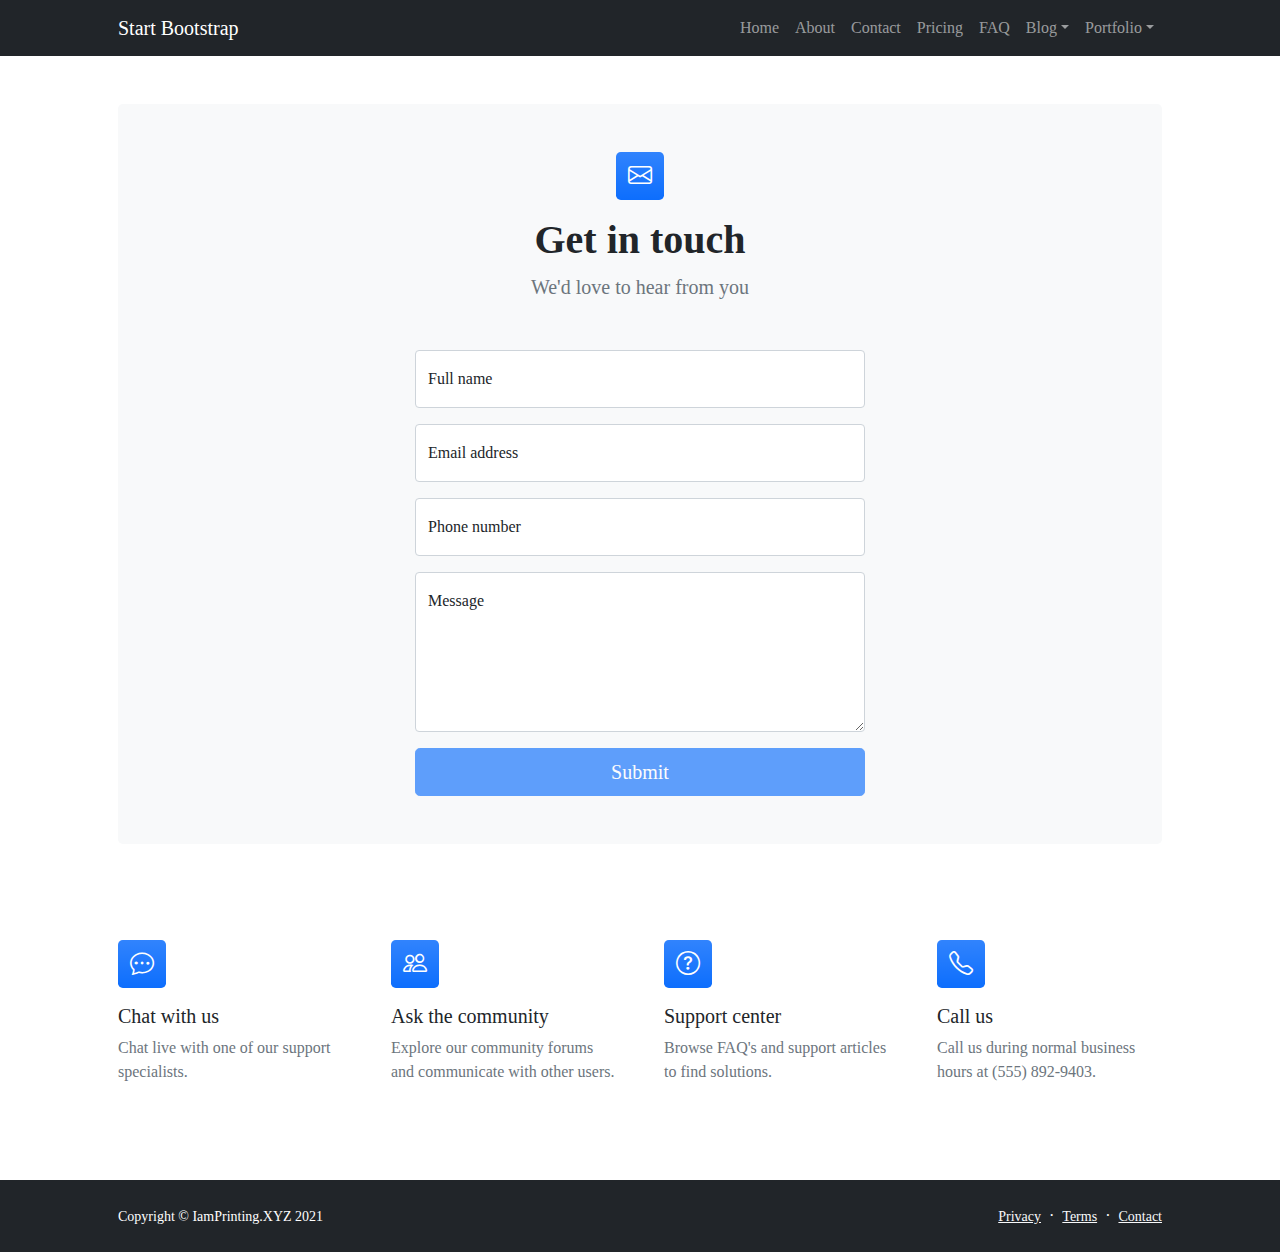
<file: contact.html>
<!DOCTYPE html>
<html lang="en">
    <head>
        <meta charset="utf-8" />
        <meta name="viewport" content="width=device-width, initial-scale=1, shrink-to-fit=no" />
        <meta name="description" content />
        <meta name="author" content />
        <title>:: IamPrinting.XYZ ::</title>
        <!-- Favicon-->
        <link rel="icon" type="image/x-icon" href="assets/favicon.ico" />
        <!-- Bootstrap icons-->
        <link href="https://cdn.jsdelivr.net/npm/bootstrap-icons@1.5.0/font/bootstrap-icons.css" rel="stylesheet" />
        <!-- Core theme CSS (includes Bootstrap)-->
        <link href="css/styles.css" rel="stylesheet" />
    </head>
    <body class="d-flex flex-column">
        <main class="flex-shrink-0">
            <!-- Navigation-->
            <nav class="navbar navbar-expand-lg navbar-dark bg-dark">
                <div class="container px-5">
                    <a class="navbar-brand" href="index.html">Start Bootstrap</a>
                    <button class="navbar-toggler" type="button" data-bs-toggle="collapse" data-bs-target="#navbarSupportedContent" aria-controls="navbarSupportedContent" aria-expanded="false" aria-label="Toggle navigation"><span class="navbar-toggler-icon"></span></button>
                    <div class="collapse navbar-collapse" id="navbarSupportedContent">
                        <ul class="navbar-nav ms-auto mb-2 mb-lg-0">
                            <li class="nav-item"><a class="nav-link" href="index.html">Home</a></li>
                            <li class="nav-item"><a class="nav-link" href="about.html">About</a></li>
                            <li class="nav-item"><a class="nav-link" href="contact.html">Contact</a></li>
                            <li class="nav-item"><a class="nav-link" href="pricing.html">Pricing</a></li>
                            <li class="nav-item"><a class="nav-link" href="faq.html">FAQ</a></li>
                            <li class="nav-item dropdown">
                                <a class="nav-link dropdown-toggle" id="navbarDropdownBlog" href="#" role="button" data-bs-toggle="dropdown" aria-expanded="false">Blog</a>
                                <ul class="dropdown-menu dropdown-menu-end" aria-labelledby="navbarDropdownBlog">
                                    <li><a class="dropdown-item" href="blog-home.html">Blog Home</a></li>
                                    <li><a class="dropdown-item" href="blog-post.html">Blog Post</a></li>
                                </ul>
                            </li>
                            <li class="nav-item dropdown">
                                <a class="nav-link dropdown-toggle" id="navbarDropdownPortfolio" href="#" role="button" data-bs-toggle="dropdown" aria-expanded="false">Portfolio</a>
                                <ul class="dropdown-menu dropdown-menu-end" aria-labelledby="navbarDropdownPortfolio">
                                    <li><a class="dropdown-item" href="portfolio-overview.html">Portfolio Overview</a></li>
                                    <li><a class="dropdown-item" href="portfolio-item.html">Portfolio Item</a></li>
                                </ul>
                            </li>
                        </ul>
                    </div>
                </div>
            </nav>
            <!-- Page content-->
            <section class="py-5">
                <div class="container px-5">
                    <!-- Contact form-->
                    <div class="bg-light rounded-3 py-5 px-4 px-md-5 mb-5">
                        <div class="text-center mb-5">
                            <div class="feature bg-primary bg-gradient text-white rounded-3 mb-3"><i class="bi bi-envelope"></i></div>
                            <h1 class="fw-bolder">Get in touch</h1>
                            <p class="lead fw-normal text-muted mb-0">We'd love to hear from you</p>
                        </div>
                        <div class="row gx-5 justify-content-center">
                            <div class="col-lg-8 col-xl-6">
                                <!-- * * * * * * * * * * * * * * *-->
                                <!-- * * SB Forms Contact Form * *-->
                                <!-- * * * * * * * * * * * * * * *-->
                                <!-- This form is pre-integrated with SB Forms.-->
                                <!-- To make this form functional, sign up at-->
                                <!-- https://startbootstrap.com/solution/contact-forms-->
                                <!-- to get an API token!-->
                                <form id="contactForm" data-sb-form-api-token="API_TOKEN">
                                    <!-- Name input-->
                                    <div class="form-floating mb-3">
                                        <input class="form-control" id="name" type="text" placeholder="Enter your name..." data-sb-validations="required" />
                                        <label for="name">Full name</label>
                                        <div class="invalid-feedback" data-sb-feedback="name:required">A name is required.</div>
                                    </div>
                                    <!-- Email address input-->
                                    <div class="form-floating mb-3">
                                        <input class="form-control" id="email" type="email" placeholder="name@example.com" data-sb-validations="required,email" />
                                        <label for="email">Email address</label>
                                        <div class="invalid-feedback" data-sb-feedback="email:required">An email is required.</div>
                                        <div class="invalid-feedback" data-sb-feedback="email:email">Email is not valid.</div>
                                    </div>
                                    <!-- Phone number input-->
                                    <div class="form-floating mb-3">
                                        <input class="form-control" id="phone" type="tel" placeholder="(123) 456-7890" data-sb-validations="required" />
                                        <label for="phone">Phone number</label>
                                        <div class="invalid-feedback" data-sb-feedback="phone:required">A phone number is required.</div>
                                    </div>
                                    <!-- Message input-->
                                    <div class="form-floating mb-3">
                                        <textarea class="form-control" id="message" type="text" placeholder="Enter your message here..." style="height: 10rem" data-sb-validations="required"></textarea>
                                        <label for="message">Message</label>
                                        <div class="invalid-feedback" data-sb-feedback="message:required">A message is required.</div>
                                    </div>
                                    <!-- Submit success message-->
                                    <!---->
                                    <!-- This is what your users will see when the form-->
                                    <!-- has successfully submitted-->
                                    <div class="d-none" id="submitSuccessMessage">
                                        <div class="text-center mb-3">
                                            <div class="fw-bolder">Form submission successful!</div>
                                            To activate this form, sign up at
                                            <br />
                                            <a href="https://startbootstrap.com/solution/contact-forms">https://startbootstrap.com/solution/contact-forms</a>
                                        </div>
                                    </div>
                                    <!-- Submit error message-->
                                    <!---->
                                    <!-- This is what your users will see when there is-->
                                    <!-- an error submitting the form-->
                                    <div class="d-none" id="submitErrorMessage"><div class="text-center text-danger mb-3">Error sending message!</div></div>
                                    <!-- Submit Button-->
                                    <div class="d-grid"><button class="btn btn-primary btn-lg disabled" id="submitButton" type="submit">Submit</button></div>
                                </form>
                            </div>
                        </div>
                    </div>
                    <!-- Contact cards-->
                    <div class="row gx-5 row-cols-2 row-cols-lg-4 py-5">
                        <div class="col">
                            <div class="feature bg-primary bg-gradient text-white rounded-3 mb-3"><i class="bi bi-chat-dots"></i></div>
                            <div class="h5 mb-2">Chat with us</div>
                            <p class="text-muted mb-0">Chat live with one of our support specialists.</p>
                        </div>
                        <div class="col">
                            <div class="feature bg-primary bg-gradient text-white rounded-3 mb-3"><i class="bi bi-people"></i></div>
                            <div class="h5">Ask the community</div>
                            <p class="text-muted mb-0">Explore our community forums and communicate with other users.</p>
                        </div>
                        <div class="col">
                            <div class="feature bg-primary bg-gradient text-white rounded-3 mb-3"><i class="bi bi-question-circle"></i></div>
                            <div class="h5">Support center</div>
                            <p class="text-muted mb-0">Browse FAQ's and support articles to find solutions.</p>
                        </div>
                        <div class="col">
                            <div class="feature bg-primary bg-gradient text-white rounded-3 mb-3"><i class="bi bi-telephone"></i></div>
                            <div class="h5">Call us</div>
                            <p class="text-muted mb-0">Call us during normal business hours at (555) 892-9403.</p>
                        </div>
                    </div>
                </div>
            </section>
        </main>
        <!-- Footer-->
        <footer class="bg-dark py-4 mt-auto">
            <div class="container px-5">
                <div class="row align-items-center justify-content-between flex-column flex-sm-row">
                    <div class="col-auto"><div class="small m-0 text-white">Copyright &copy; IamPrinting.XYZ 2021</div></div>
                    <div class="col-auto">
                        <a class="link-light small" href="#!">Privacy</a>
                        <span class="text-white mx-1">&middot;</span>
                        <a class="link-light small" href="#!">Terms</a>
                        <span class="text-white mx-1">&middot;</span>
                        <a class="link-light small" href="#!">Contact</a>
                    </div>
                </div>
            </div>
        </footer>
        <!-- Bootstrap core JS-->
        <script src="https://cdn.jsdelivr.net/npm/bootstrap@5.1.0/dist/js/bootstrap.bundle.min.js"></script>
        <!-- Core theme JS-->
        <script src="js/scripts.js"></script>
        <!-- * * * * * * * * * * * * * * * * * * * * * * * * * * * * * * * * * * * * * * * *-->
        <!-- * *                               SB Forms JS                               * *-->
        <!-- * * Activate your form at https://startbootstrap.com/solution/contact-forms * *-->
        <!-- * * * * * * * * * * * * * * * * * * * * * * * * * * * * * * * * * * * * * * * *-->
        <script src="https://cdn.startbootstrap.com/sb-forms-latest.js"></script>
    </body>
</html>
</file>
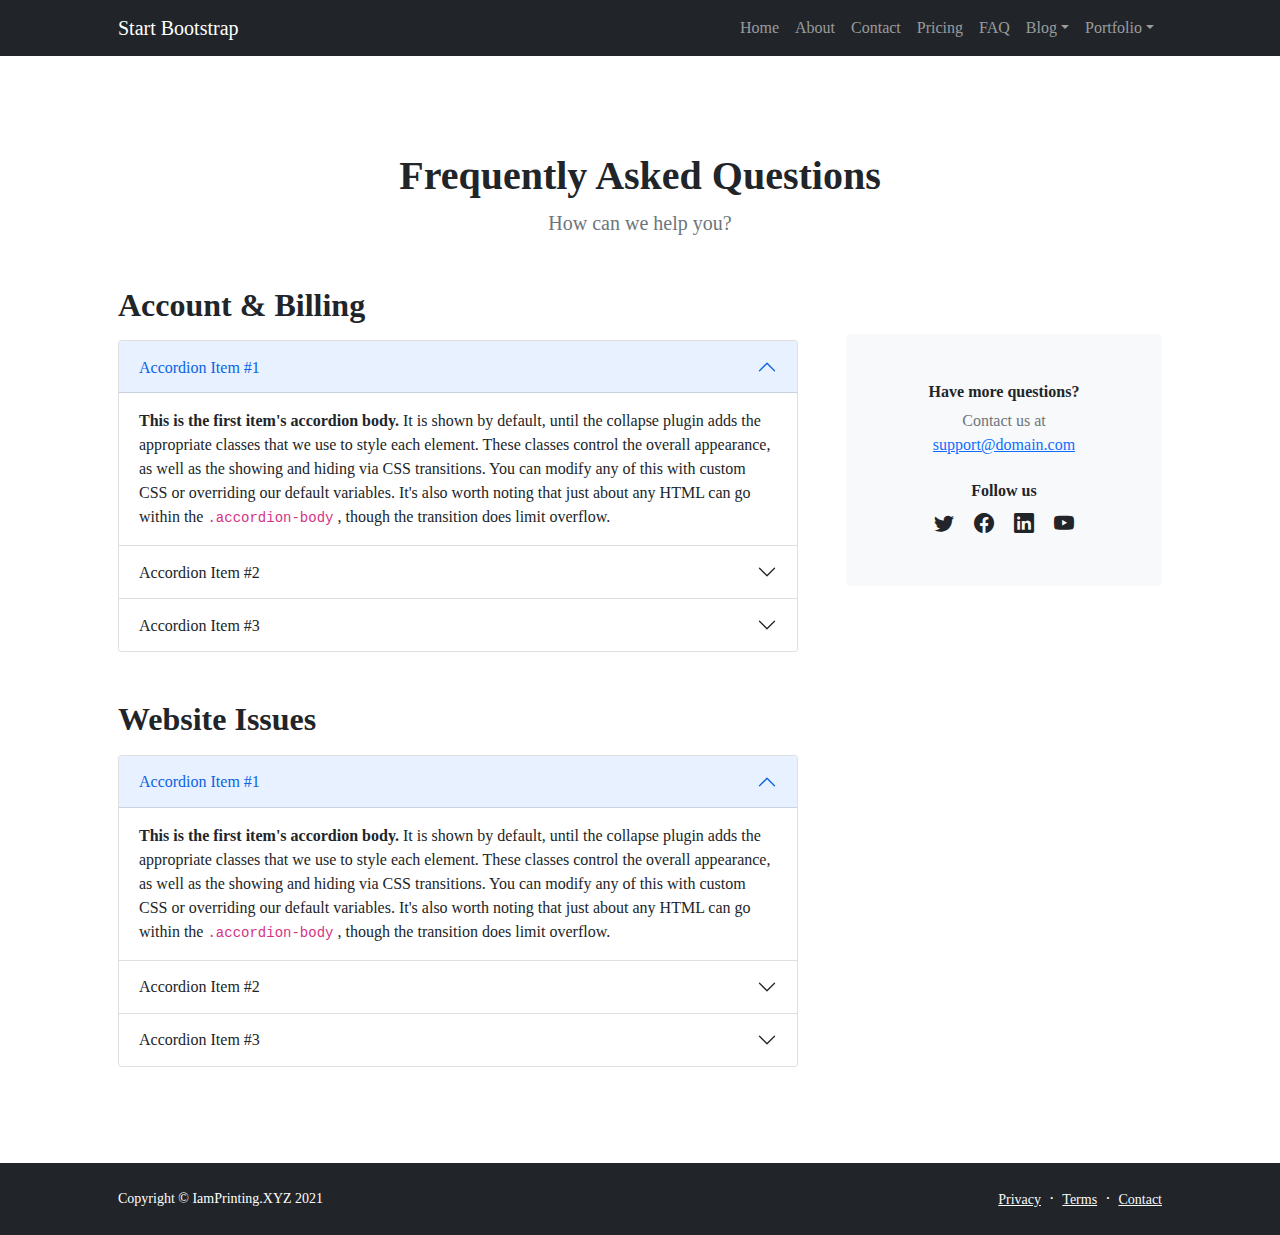
<file: faq.html>
<!DOCTYPE html>
<html lang="en">
    <head>
        <meta charset="utf-8" />
        <meta name="viewport" content="width=device-width, initial-scale=1, shrink-to-fit=no" />
        <meta name="description" content="" />
        <meta name="author" content="" />
        <title>:: IamPrinting.XYZ ::</title>
        <!-- Favicon-->
        <link rel="icon" type="image/x-icon" href="assets/favicon.ico" />
        <!-- Bootstrap icons-->
        <link href="https://cdn.jsdelivr.net/npm/bootstrap-icons@1.5.0/font/bootstrap-icons.css" rel="stylesheet" />
        <!-- Core theme CSS (includes Bootstrap)-->
        <link href="css/styles.css" rel="stylesheet" />
    </head>
    <body class="d-flex flex-column h-100">
        <main class="flex-shrink-0">
            <!-- Navigation-->
            <nav class="navbar navbar-expand-lg navbar-dark bg-dark">
                <div class="container px-5">
                    <a class="navbar-brand" href="index.html">Start Bootstrap</a>
                    <button class="navbar-toggler" type="button" data-bs-toggle="collapse" data-bs-target="#navbarSupportedContent" aria-controls="navbarSupportedContent" aria-expanded="false" aria-label="Toggle navigation"><span class="navbar-toggler-icon"></span></button>
                    <div class="collapse navbar-collapse" id="navbarSupportedContent">
                        <ul class="navbar-nav ms-auto mb-2 mb-lg-0">
                            <li class="nav-item"><a class="nav-link" href="index.html">Home</a></li>
                            <li class="nav-item"><a class="nav-link" href="about.html">About</a></li>
                            <li class="nav-item"><a class="nav-link" href="contact.html">Contact</a></li>
                            <li class="nav-item"><a class="nav-link" href="pricing.html">Pricing</a></li>
                            <li class="nav-item"><a class="nav-link" href="faq.html">FAQ</a></li>
                            <li class="nav-item dropdown">
                                <a class="nav-link dropdown-toggle" id="navbarDropdownBlog" href="#" role="button" data-bs-toggle="dropdown" aria-expanded="false">Blog</a>
                                <ul class="dropdown-menu dropdown-menu-end" aria-labelledby="navbarDropdownBlog">
                                    <li><a class="dropdown-item" href="blog-home.html">Blog Home</a></li>
                                    <li><a class="dropdown-item" href="blog-post.html">Blog Post</a></li>
                                </ul>
                            </li>
                            <li class="nav-item dropdown">
                                <a class="nav-link dropdown-toggle" id="navbarDropdownPortfolio" href="#" role="button" data-bs-toggle="dropdown" aria-expanded="false">Portfolio</a>
                                <ul class="dropdown-menu dropdown-menu-end" aria-labelledby="navbarDropdownPortfolio">
                                    <li><a class="dropdown-item" href="portfolio-overview.html">Portfolio Overview</a></li>
                                    <li><a class="dropdown-item" href="portfolio-item.html">Portfolio Item</a></li>
                                </ul>
                            </li>
                        </ul>
                    </div>
                </div>
            </nav>
            <!-- Page Content-->
            <section class="py-5">
                <div class="container px-5 my-5">
                    <div class="text-center mb-5">
                        <h1 class="fw-bolder">Frequently Asked Questions</h1>
                        <p class="lead fw-normal text-muted mb-0">How can we help you?</p>
                    </div>
                    <div class="row gx-5">
                        <div class="col-xl-8">
                            <!-- FAQ Accordion 1-->
                            <h2 class="fw-bolder mb-3">Account &amp; Billing</h2>
                            <div class="accordion mb-5" id="accordionExample">
                                <div class="accordion-item">
                                    <h3 class="accordion-header" id="headingOne"><button class="accordion-button" type="button" data-bs-toggle="collapse" data-bs-target="#collapseOne" aria-expanded="true" aria-controls="collapseOne">Accordion Item #1</button></h3>
                                    <div class="accordion-collapse collapse show" id="collapseOne" aria-labelledby="headingOne" data-bs-parent="#accordionExample">
                                        <div class="accordion-body">
                                            <strong>This is the first item's accordion body.</strong>
                                            It is shown by default, until the collapse plugin adds the appropriate classes that we use to style each element. These classes control the overall appearance, as well as the showing and hiding via CSS transitions. You can modify any of this with custom CSS or overriding our default variables. It's also worth noting that just about any HTML can go within the
                                            <code>.accordion-body</code>
                                            , though the transition does limit overflow.
                                        </div>
                                    </div>
                                </div>
                                <div class="accordion-item">
                                    <h3 class="accordion-header" id="headingTwo"><button class="accordion-button collapsed" type="button" data-bs-toggle="collapse" data-bs-target="#collapseTwo" aria-expanded="false" aria-controls="collapseTwo">Accordion Item #2</button></h3>
                                    <div class="accordion-collapse collapse" id="collapseTwo" aria-labelledby="headingTwo" data-bs-parent="#accordionExample">
                                        <div class="accordion-body">
                                            <strong>This is the second item's accordion body.</strong>
                                            It is hidden by default, until the collapse plugin adds the appropriate classes that we use to style each element. These classes control the overall appearance, as well as the showing and hiding via CSS transitions. You can modify any of this with custom CSS or overriding our default variables. It's also worth noting that just about any HTML can go within the
                                            <code>.accordion-body</code>
                                            , though the transition does limit overflow.
                                        </div>
                                    </div>
                                </div>
                                <div class="accordion-item">
                                    <h3 class="accordion-header" id="headingThree"><button class="accordion-button collapsed" type="button" data-bs-toggle="collapse" data-bs-target="#collapseThree" aria-expanded="false" aria-controls="collapseThree">Accordion Item #3</button></h3>
                                    <div class="accordion-collapse collapse" id="collapseThree" aria-labelledby="headingThree" data-bs-parent="#accordionExample">
                                        <div class="accordion-body">
                                            <strong>This is the third item's accordion body.</strong>
                                            It is hidden by default, until the collapse plugin adds the appropriate classes that we use to style each element. These classes control the overall appearance, as well as the showing and hiding via CSS transitions. You can modify any of this with custom CSS or overriding our default variables. It's also worth noting that just about any HTML can go within the
                                            <code>.accordion-body</code>
                                            , though the transition does limit overflow.
                                        </div>
                                    </div>
                                </div>
                            </div>
                            <!-- FAQ Accordion 2-->
                            <h2 class="fw-bolder mb-3">Website Issues</h2>
                            <div class="accordion mb-5 mb-xl-0" id="accordionExample2">
                                <div class="accordion-item">
                                    <h3 class="accordion-header" id="headingOne"><button class="accordion-button" type="button" data-bs-toggle="collapse" data-bs-target="#collapseOne" aria-expanded="true" aria-controls="collapseOne">Accordion Item #1</button></h3>
                                    <div class="accordion-collapse collapse show" id="collapseOne" aria-labelledby="headingOne" data-bs-parent="#accordionExample2">
                                        <div class="accordion-body">
                                            <strong>This is the first item's accordion body.</strong>
                                            It is shown by default, until the collapse plugin adds the appropriate classes that we use to style each element. These classes control the overall appearance, as well as the showing and hiding via CSS transitions. You can modify any of this with custom CSS or overriding our default variables. It's also worth noting that just about any HTML can go within the
                                            <code>.accordion-body</code>
                                            , though the transition does limit overflow.
                                        </div>
                                    </div>
                                </div>
                                <div class="accordion-item">
                                    <h3 class="accordion-header" id="headingTwo"><button class="accordion-button collapsed" type="button" data-bs-toggle="collapse" data-bs-target="#collapseTwo" aria-expanded="false" aria-controls="collapseTwo">Accordion Item #2</button></h3>
                                    <div class="accordion-collapse collapse" id="collapseTwo" aria-labelledby="headingTwo" data-bs-parent="#accordionExample2">
                                        <div class="accordion-body">
                                            <strong>This is the second item's accordion body.</strong>
                                            It is hidden by default, until the collapse plugin adds the appropriate classes that we use to style each element. These classes control the overall appearance, as well as the showing and hiding via CSS transitions. You can modify any of this with custom CSS or overriding our default variables. It's also worth noting that just about any HTML can go within the
                                            <code>.accordion-body</code>
                                            , though the transition does limit overflow.
                                        </div>
                                    </div>
                                </div>
                                <div class="accordion-item">
                                    <h3 class="accordion-header" id="headingThree"><button class="accordion-button collapsed" type="button" data-bs-toggle="collapse" data-bs-target="#collapseThree" aria-expanded="false" aria-controls="collapseThree">Accordion Item #3</button></h3>
                                    <div class="accordion-collapse collapse" id="collapseThree" aria-labelledby="headingThree" data-bs-parent="#accordionExample2">
                                        <div class="accordion-body">
                                            <strong>This is the third item's accordion body.</strong>
                                            It is hidden by default, until the collapse plugin adds the appropriate classes that we use to style each element. These classes control the overall appearance, as well as the showing and hiding via CSS transitions. You can modify any of this with custom CSS or overriding our default variables. It's also worth noting that just about any HTML can go within the
                                            <code>.accordion-body</code>
                                            , though the transition does limit overflow.
                                        </div>
                                    </div>
                                </div>
                            </div>
                        </div>
                        <div class="col-xl-4">
                            <div class="card border-0 bg-light mt-xl-5">
                                <div class="card-body p-4 py-lg-5">
                                    <div class="d-flex align-items-center justify-content-center">
                                        <div class="text-center">
                                            <div class="h6 fw-bolder">Have more questions?</div>
                                            <p class="text-muted mb-4">
                                                Contact us at
                                                <br />
                                                <a href="#!">support@domain.com</a>
                                            </p>
                                            <div class="h6 fw-bolder">Follow us</div>
                                            <a class="fs-5 px-2 link-dark" href="#!"><i class="bi-twitter"></i></a>
                                            <a class="fs-5 px-2 link-dark" href="#!"><i class="bi-facebook"></i></a>
                                            <a class="fs-5 px-2 link-dark" href="#!"><i class="bi-linkedin"></i></a>
                                            <a class="fs-5 px-2 link-dark" href="#!"><i class="bi-youtube"></i></a>
                                        </div>
                                    </div>
                                </div>
                            </div>
                        </div>
                    </div>
                </div>
            </section>
        </main>
        <!-- Footer-->
        <footer class="bg-dark py-4 mt-auto">
            <div class="container px-5">
                <div class="row align-items-center justify-content-between flex-column flex-sm-row">
                    <div class="col-auto"><div class="small m-0 text-white">Copyright &copy; IamPrinting.XYZ 2021</div></div>
                    <div class="col-auto">
                        <a class="link-light small" href="#!">Privacy</a>
                        <span class="text-white mx-1">&middot;</span>
                        <a class="link-light small" href="#!">Terms</a>
                        <span class="text-white mx-1">&middot;</span>
                        <a class="link-light small" href="#!">Contact</a>
                    </div>
                </div>
            </div>
        </footer>
        <!-- Bootstrap core JS-->
        <script src="https://cdn.jsdelivr.net/npm/bootstrap@5.1.0/dist/js/bootstrap.bundle.min.js"></script>
        <!-- Core theme JS-->
        <script src="js/scripts.js"></script>
    </body>
</html>
</file>
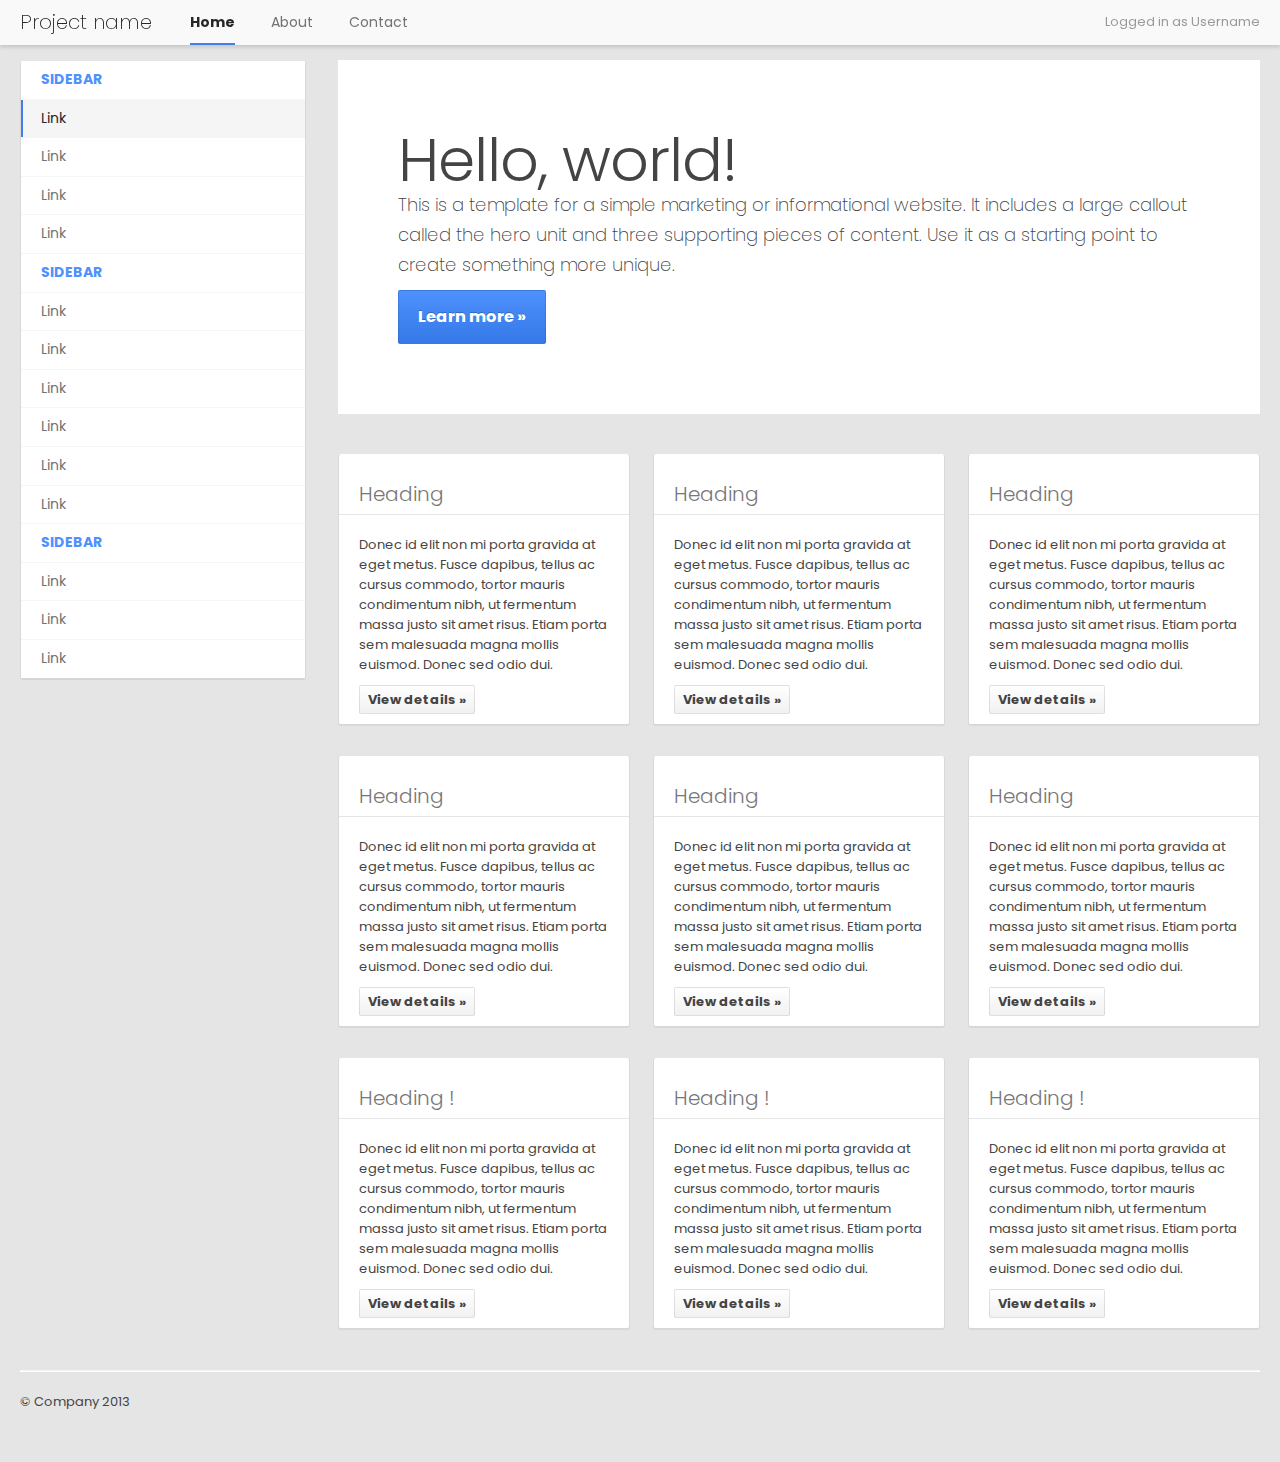
<file: fluid.html>
<!DOCTYPE html>
<html lang="en">
   <head>
      <meta charset="utf-8">
      <title>Bootplus</title>
      <!-- Always force latest IE rendering engine (even in intranet) & Chrome Frame -->
      <meta http-equiv="X-UA-Compatible" content="IE=edge,chrome=1" />
      <meta name="viewport" content="width=device-width, initial-scale=1.0">
      <meta name="description" content="">
      <meta name="author" content="">

    <!-- Le styles -->
      <link href='http://fonts.googleapis.com/css?family=Poppins:400,300,700' rel='stylesheet' type='text/css'>
      <link href="./bootplus/css/bootplus.css" rel="stylesheet">
      <style type="text/css">
      body {
        padding-top: 60px;
        padding-bottom: 40px;
      }
      .hero-unit {
          padding: 60px;
      }
      @media (max-width: 980px) {
        /* Enable use of floated navbar text */
        .navbar-text.pull-right {
          float: none;
          padding-left: 5px;
          padding-right: 5px;
        }
      }
      </style>
      <link href="./bootplus/css/bootplus-responsive.css" rel="stylesheet">

    <!-- HTML5 shim, for IE6-8 support of HTML5 elements -->
    <!--[if lt IE 9]>
      <script src="../assets/js/html5shiv.js"></script>
    <![endif]-->

    <!-- Fav and touch icons 
    <link rel="apple-touch-icon-precomposed" sizes="144x144" href="../assets/ico/apple-touch-icon-144-precomposed.png">
    <link rel="apple-touch-icon-precomposed" sizes="114x114" href="../assets/ico/apple-touch-icon-114-precomposed.png">
      <link rel="apple-touch-icon-precomposed" sizes="72x72" href="../assets/ico/apple-touch-icon-72-precomposed.png">
                    <link rel="apple-touch-icon-precomposed" href="../assets/ico/apple-touch-icon-57-precomposed.png">
    -->                
                                   <link rel="shortcut icon" href="./assets/favicon.ico">  <!-- "../assets/ico/favicon.png" -->
                                   
   </head>

   <body>

    <div class="navbar navbar-inverse navbar-fixed-top">
      <div class="navbar-inner">
        <div class="container-fluid">
          <button type="button" class="btn btn-navbar" data-toggle="collapse" data-target=".nav-collapse">
            <span class="icon-bar"></span>
            <span class="icon-bar"></span>
            <span class="icon-bar"></span>
          </button>
          <a class="brand" href="#">Project name</a>
          <div class="nav-collapse collapse">
            <p class="navbar-text pull-right">
              Logged in as <a href="#" class="navbar-link">Username</a>
            </p>
            <ul class="nav">
              <li class="active"><a href="#">Home</a></li>
              <li><a href="#about">About</a></li>
              <li><a href="#contact">Contact</a></li>
            </ul>
          </div><!--/.nav-collapse -->
        </div>
      </div>
    </div>

    <div class="container-fluid">
      <div class="row-fluid">
        <div class="span3">
          <div class="sidebar-nav">
            <ul class="nav nav-list">
              <li class="nav-header">Sidebar</li>
              <li class="active"><a href="#">Link</a></li>
              <li><a href="#">Link</a></li>
              <li><a href="#">Link</a></li>
              <li><a href="#">Link</a></li>
              <li class="nav-header">Sidebar</li>
              <li><a href="#">Link</a></li>
              <li><a href="#">Link</a></li>
              <li><a href="#">Link</a></li>
              <li><a href="#">Link</a></li>
              <li><a href="#">Link</a></li>
              <li><a href="#">Link</a></li>
              <li class="nav-header">Sidebar</li>
              <li><a href="#">Link</a></li>
              <li><a href="#">Link</a></li>
              <li><a href="#">Link</a></li>
            </ul>
          </div><!--/.well -->
        </div><!--/span-->

        <div class="span9">
          <div class="hero-unit">
            <h1>Hello, world!</h1>
            <p>This is a template for a simple marketing or informational website. It includes a large callout called the hero unit and three supporting pieces of content. Use it as a starting point to create something more unique.</p>
            <p><a href="#" class="btn btn-primary btn-large">Learn more &raquo;</a></p>
          </div>

          <div class="row-fluid">
            <div class="span4">
               <div class="card">
                 <h2 class="card-heading simple">Heading</h2>
                  <div class="card-body">
                    <p>Donec id elit non mi porta gravida at eget metus. Fusce dapibus, tellus ac cursus commodo, tortor mauris condimentum nibh, ut fermentum massa justo sit amet risus. Etiam porta sem malesuada magna mollis euismod. Donec sed odio dui. </p>
                    <p><a class="btn" href="#">View details &raquo;</a></p>
                  </div>
               </div>
            </div><!--/span-->
            <div class="span4">
               <div class="card">
                 <h2 class="card-heading simple">Heading</h2>
                  <div class="card-body">
                    <p>Donec id elit non mi porta gravida at eget metus. Fusce dapibus, tellus ac cursus commodo, tortor mauris condimentum nibh, ut fermentum massa justo sit amet risus. Etiam porta sem malesuada magna mollis euismod. Donec sed odio dui. </p>
                    <p><a class="btn" href="#">View details &raquo;</a></p>
                  </div>
               </div>
            </div><!--/span-->
            <div class="span4">
               <div class="card">
                 <h2 class="card-heading simple">Heading</h2>
                  <div class="card-body">
                    <p>Donec id elit non mi porta gravida at eget metus. Fusce dapibus, tellus ac cursus commodo, tortor mauris condimentum nibh, ut fermentum massa justo sit amet risus. Etiam porta sem malesuada magna mollis euismod. Donec sed odio dui. </p>
                    <p><a class="btn" href="#">View details &raquo;</a></p>
                  </div>
               </div>
            </div><!--/span-->
          </div><!--/row-->
          <div class="row-fluid">
            <div class="span4">
               <div class="card">
                 <h2 class="card-heading simple">Heading</h2>
                  <div class="card-body">
                    <p>Donec id elit non mi porta gravida at eget metus. Fusce dapibus, tellus ac cursus commodo, tortor mauris condimentum nibh, ut fermentum massa justo sit amet risus. Etiam porta sem malesuada magna mollis euismod. Donec sed odio dui. </p>
                    <p><a class="btn" href="#">View details &raquo;</a></p>
                  </div>
               </div>
            </div><!--/span-->
            <div class="span4">
               <div class="card">
                 <h2 class="card-heading simple">Heading</h2>
                  <div class="card-body">
                    <p>Donec id elit non mi porta gravida at eget metus. Fusce dapibus, tellus ac cursus commodo, tortor mauris condimentum nibh, ut fermentum massa justo sit amet risus. Etiam porta sem malesuada magna mollis euismod. Donec sed odio dui. </p>
                    <p><a class="btn" href="#">View details &raquo;</a></p>
                  </div>
               </div>
            </div><!--/span-->
            <div class="span4">
               <div class="card">
                 <h2 class="card-heading simple">Heading</h2>
                  <div class="card-body">
                    <p>Donec id elit non mi porta gravida at eget metus. Fusce dapibus, tellus ac cursus commodo, tortor mauris condimentum nibh, ut fermentum massa justo sit amet risus. Etiam porta sem malesuada magna mollis euismod. Donec sed odio dui. </p>
                    <p><a class="btn" href="#">View details &raquo;</a></p>
                  </div>
               </div>
            </div><!--/span-->
          </div><!--/row-->

          <div class="row-fluid">
            <div class="span4">
               <div class="card">
                 <h2 class="card-heading simple">Heading !</h2>
                  <div class="card-body">
                    <p>Donec id elit non mi porta gravida at eget metus. Fusce dapibus, tellus ac cursus commodo, tortor mauris condimentum nibh, ut fermentum massa justo sit amet risus. Etiam porta sem malesuada magna mollis euismod. Donec sed odio dui. </p>
                    <p><a class="btn" href="#">View details &raquo;</a></p>
                  </div>
               </div>
            </div><!--/span-->
            <div class="span4">
               <div class="card">
                 <h2 class="card-heading simple">Heading !</h2>
                  <div class="card-body">
                    <p>Donec id elit non mi porta gravida at eget metus. Fusce dapibus, tellus ac cursus commodo, tortor mauris condimentum nibh, ut fermentum massa justo sit amet risus. Etiam porta sem malesuada magna mollis euismod. Donec sed odio dui. </p>
                    <p><a class="btn" href="#">View details &raquo;</a></p>
                  </div>
               </div>
            </div><!--/span-->
            <div class="span4">
               <div class="card">
                 <h2 class="card-heading simple">Heading !</h2>
                  <div class="card-body">
                    <p>Donec id elit non mi porta gravida at eget metus. Fusce dapibus, tellus ac cursus commodo, tortor mauris condimentum nibh, ut fermentum massa justo sit amet risus. Etiam porta sem malesuada magna mollis euismod. Donec sed odio dui. </p>
                    <p><a class="btn" href="#">View details &raquo;</a></p>
                  </div>
               </div>
            </div><!--/span-->
          </div><!--/row-->


        </div><!--/span-->
      </div><!--/row-->

      <hr>

      <footer>
        <p>&copy; Company 2013</p>
      </footer>

    </div><!--/.fluid-container-->

    <!-- Le javascript
    ================================================== -->
    <!-- Placed at the end of the document so the pages load faster 
    <script src="../assets/js/jquery.js"></script>
    <script src="../assets/js/bootstrap-transition.js"></script>
    <script src="../assets/js/bootstrap-alert.js"></script>
    <script src="../assets/js/bootstrap-modal.js"></script>
    <script src="../assets/js/bootstrap-dropdown.js"></script>
    <script src="../assets/js/bootstrap-scrollspy.js"></script>
    <script src="../assets/js/bootstrap-tab.js"></script>
    <script src="../assets/js/bootstrap-tooltip.js"></script>
    <script src="../assets/js/bootstrap-popover.js"></script>
    <script src="../assets/js/bootstrap-button.js"></script>
    <script src="../assets/js/bootstrap-collapse.js"></script>
    <script src="../assets/js/bootstrap-carousel.js"></script>
    <script src="../assets/js/bootstrap-typeahead.js"></script>
    -->

   </body>
</html>
</file>
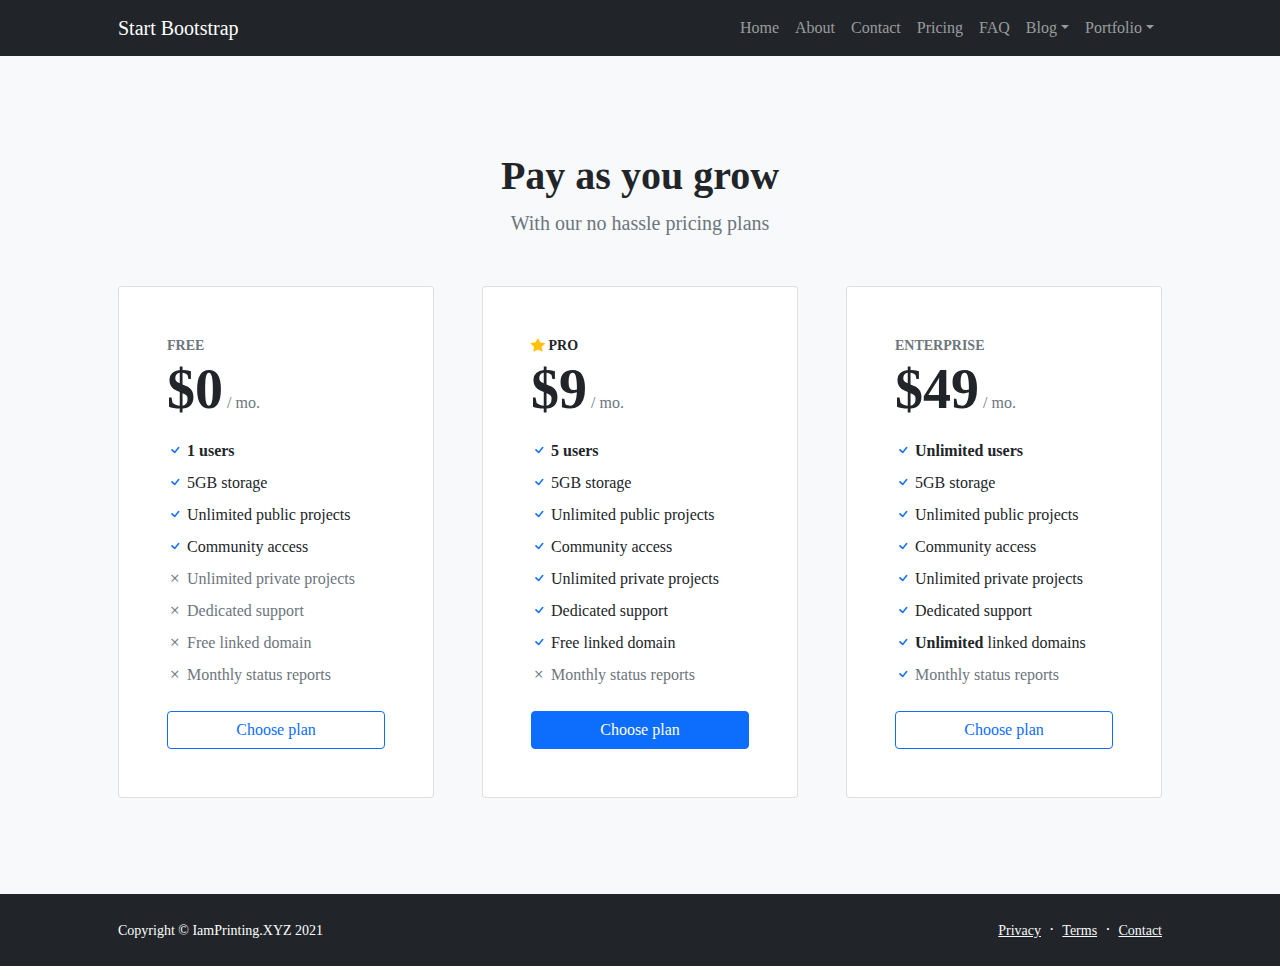
<file: pricing.html>
<!DOCTYPE html>
<html lang="en">
    <head>
        <meta charset="utf-8" />
        <meta name="viewport" content="width=device-width, initial-scale=1, shrink-to-fit=no" />
        <meta name="description" content="" />
        <meta name="author" content="" />
        <title>:: IamPrinting.XYZ ::</title>
        <!-- Favicon-->
        <link rel="icon" type="image/x-icon" href="assets/favicon.ico" />
        <!-- Bootstrap icons-->
        <!-- <link href="https://cdn.jsdelivr.net/npm/bootstrap-icons@1.5.0/font/bootstrap-icons.css" rel="stylesheet" /> -->
        <link rel="stylesheet" href="https://cdn.jsdelivr.net/npm/bootstrap-icons@1.8.1/font/bootstrap-icons.css">
        <!-- Core theme CSS (includes Bootstrap)-->
        <link href="css/styles.css" rel="stylesheet" />
    </head>
    <body class="d-flex flex-column">
        <main class="flex-shrink-0">
            <!-- Navigation-->
            <nav class="navbar navbar-expand-lg navbar-dark bg-dark">
                <div class="container px-5">
                    <a class="navbar-brand" href="index.html">Start Bootstrap</a>
                    <button class="navbar-toggler" type="button" data-bs-toggle="collapse" data-bs-target="#navbarSupportedContent" aria-controls="navbarSupportedContent" aria-expanded="false" aria-label="Toggle navigation"><span class="navbar-toggler-icon"></span></button>
                    <div class="collapse navbar-collapse" id="navbarSupportedContent">
                        <ul class="navbar-nav ms-auto mb-2 mb-lg-0">
                            <li class="nav-item"><a class="nav-link" href="index.html">Home</a></li>
                            <li class="nav-item"><a class="nav-link" href="about.html">About</a></li>
                            <li class="nav-item"><a class="nav-link" href="contact.html">Contact</a></li>
                            <li class="nav-item"><a class="nav-link" href="pricing.html">Pricing</a></li>
                            <li class="nav-item"><a class="nav-link" href="faq.html">FAQ</a></li>
                            <li class="nav-item dropdown">
                                <a class="nav-link dropdown-toggle" id="navbarDropdownBlog" href="#" role="button" data-bs-toggle="dropdown" aria-expanded="false">Blog</a>
                                <ul class="dropdown-menu dropdown-menu-end" aria-labelledby="navbarDropdownBlog">
                                    <li><a class="dropdown-item" href="blog-home.html">Blog Home</a></li>
                                    <li><a class="dropdown-item" href="blog-post.html">Blog Post</a></li>
                                </ul>
                            </li>
                            <li class="nav-item dropdown">
                                <a class="nav-link dropdown-toggle" id="navbarDropdownPortfolio" href="#" role="button" data-bs-toggle="dropdown" aria-expanded="false">Portfolio</a>
                                <ul class="dropdown-menu dropdown-menu-end" aria-labelledby="navbarDropdownPortfolio">
                                    <li><a class="dropdown-item" href="portfolio-overview.html">Portfolio Overview</a></li>
                                    <li><a class="dropdown-item" href="portfolio-item.html">Portfolio Item</a></li>
                                </ul>
                            </li>
                        </ul>
                    </div>
                </div>
            </nav>
            <!-- Pricing section-->
            <section class="bg-light py-5">
                <div class="container px-5 my-5">
                    <div class="text-center mb-5">
                        <h1 class="fw-bolder">Pay as you grow</h1>
                        <p class="lead fw-normal text-muted mb-0">With our no hassle pricing plans</p>
                    </div>
                    <div class="row gx-5 justify-content-center">
                        <!-- Pricing card free-->
                        <div class="col-lg-6 col-xl-4">
                            <div class="card mb-5 mb-xl-0">
                                <div class="card-body p-5">
                                    <div class="small text-uppercase fw-bold text-muted">Free</div>
                                    <div class="mb-3">
                                        <span class="display-4 fw-bold">$0</span>
                                        <span class="text-muted">/ mo.</span>
                                    </div>
                                    <ul class="list-unstyled mb-4">
                                        <li class="mb-2">
                                            <i class="bi bi-check text-primary"></i>
                                            <strong>1 users</strong>
                                        </li>
                                        <li class="mb-2">
                                            <i class="bi bi-check text-primary"></i>
                                            5GB storage
                                        </li>
                                        <li class="mb-2">
                                            <i class="bi bi-check text-primary"></i>
                                            Unlimited public projects
                                        </li>
                                        <li class="mb-2">
                                            <i class="bi bi-check text-primary"></i>
                                            Community access
                                        </li>
                                        <li class="mb-2 text-muted">
                                            <i class="bi bi-x"></i>
                                            Unlimited private projects
                                        </li>
                                        <li class="mb-2 text-muted">
                                            <i class="bi bi-x"></i>
                                            Dedicated support
                                        </li>
                                        <li class="mb-2 text-muted">
                                            <i class="bi bi-x"></i>
                                            Free linked domain
                                        </li>
                                        <li class="text-muted">
                                            <i class="bi bi-x"></i>
                                            Monthly status reports
                                        </li>
                                    </ul>
                                    <div class="d-grid"><a class="btn btn-outline-primary" href="#!">Choose plan</a></div>
                                </div>
                            </div>
                        </div>
                        <!-- Pricing card pro-->
                        <div class="col-lg-6 col-xl-4">
                            <div class="card mb-5 mb-xl-0">
                                <div class="card-body p-5">
                                    <div class="small text-uppercase fw-bold">
                                        <i class="bi bi-star-fill text-warning"></i>
                                        Pro
                                    </div>
                                    <div class="mb-3">
                                        <span class="display-4 fw-bold">$9</span>
                                        <span class="text-muted">/ mo.</span>
                                    </div>
                                    <ul class="list-unstyled mb-4">
                                        <li class="mb-2">
                                            <i class="bi bi-check text-primary"></i>
                                            <strong>5 users</strong>
                                        </li>
                                        <li class="mb-2">
                                            <i class="bi bi-check text-primary"></i>
                                            5GB storage
                                        </li>
                                        <li class="mb-2">
                                            <i class="bi bi-check text-primary"></i>
                                            Unlimited public projects
                                        </li>
                                        <li class="mb-2">
                                            <i class="bi bi-check text-primary"></i>
                                            Community access
                                        </li>
                                        <li class="mb-2">
                                            <i class="bi bi-check text-primary"></i>
                                            Unlimited private projects
                                        </li>
                                        <li class="mb-2">
                                            <i class="bi bi-check text-primary"></i>
                                            Dedicated support
                                        </li>
                                        <li class="mb-2">
                                            <i class="bi bi-check text-primary"></i>
                                            Free linked domain
                                        </li>
                                        <li class="text-muted">
                                            <i class="bi bi-x"></i>
                                            Monthly status reports
                                        </li>
                                    </ul>
                                    <div class="d-grid"><a class="btn btn-primary" href="#!">Choose plan</a></div>
                                </div>
                            </div>
                        </div>
                        <!-- Pricing card enterprise-->
                        <div class="col-lg-6 col-xl-4">
                            <div class="card">
                                <div class="card-body p-5">
                                    <div class="small text-uppercase fw-bold text-muted">Enterprise</div>
                                    <div class="mb-3">
                                        <span class="display-4 fw-bold">$49</span>
                                        <span class="text-muted">/ mo.</span>
                                    </div>
                                    <ul class="list-unstyled mb-4">
                                        <li class="mb-2">
                                            <i class="bi bi-check text-primary"></i>
                                            <strong>Unlimited users</strong>
                                        </li>
                                        <li class="mb-2">
                                            <i class="bi bi-check text-primary"></i>
                                            5GB storage
                                        </li>
                                        <li class="mb-2">
                                            <i class="bi bi-check text-primary"></i>
                                            Unlimited public projects
                                        </li>
                                        <li class="mb-2">
                                            <i class="bi bi-check text-primary"></i>
                                            Community access
                                        </li>
                                        <li class="mb-2">
                                            <i class="bi bi-check text-primary"></i>
                                            Unlimited private projects
                                        </li>
                                        <li class="mb-2">
                                            <i class="bi bi-check text-primary"></i>
                                            Dedicated support
                                        </li>
                                        <li class="mb-2">
                                            <i class="bi bi-check text-primary"></i>
                                            <strong>Unlimited</strong>
                                            linked domains
                                        </li>
                                        <li class="text-muted">
                                            <i class="bi bi-check text-primary"></i>
                                            Monthly status reports
                                        </li>
                                    </ul>
                                    <div class="d-grid"><a class="btn btn-outline-primary" href="#!">Choose plan</a></div>
                                </div>
                            </div>
                        </div>
                    </div>
                </div>
            </section>
        </main>
        <!-- Footer-->
        <footer class="bg-dark py-4 mt-auto">
            <div class="container px-5">
                <div class="row align-items-center justify-content-between flex-column flex-sm-row">
                    <div class="col-auto"><div class="small m-0 text-white">Copyright &copy; IamPrinting.XYZ 2021</div></div>
                    <div class="col-auto">
                        <a class="link-light small" href="#!">Privacy</a>
                        <span class="text-white mx-1">&middot;</span>
                        <a class="link-light small" href="#!">Terms</a>
                        <span class="text-white mx-1">&middot;</span>
                        <a class="link-light small" href="#!">Contact</a>
                    </div>
                </div>
            </div>
        </footer>
        <!-- Bootstrap core JS-->
        <script src="https://cdn.jsdelivr.net/npm/bootstrap@5.1.0/dist/js/bootstrap.bundle.min.js"></script>
        <!-- Core theme JS-->
        <script src="js/scripts.js"></script>
    </body>
</html>
</file>
<file: bootplus/css/bootplus-responsive.css>
/*!
 * Bootplus Responsive v1.0.5
 *
 * Copyright 2013 Marcello Palmitessa
 * Licensed under the Apache License v2.0 (http://www.apache.org/licenses/LICENSE-2.0) or the GPL v2.0 (http://www.gnu.org/licenses/gpl-2.0.html)
 *
  * based on Twitter Bootstrap v2.3.2
*/

.clearfix {
  *zoom: 1;
}

.clearfix:before,
.clearfix:after {
  display: table;
  line-height: 0;
  content: "";
}

.clearfix:after {
  clear: both;
}

.hide-text {
  font: 0/0 a;
  color: transparent;
  text-shadow: none;
  background-color: transparent;
  border: 0;
}

.input-block-level {
  display: block;
  width: 100%;
  min-height: 30px;
  -webkit-box-sizing: border-box;
     -moz-box-sizing: border-box;
          box-sizing: border-box;
}

.no-background {
  background-image: none;
  background-repeat: no-repeat;
}

@-ms-viewport {
  width: device-width;
}

.hidden {
  display: none;
  visibility: hidden;
}

.visible-phone {
  display: none !important;
}

.visible-tablet {
  display: none !important;
}

.hidden-desktop {
  display: none !important;
}

.visible-desktop {
  display: inherit !important;
}

@media (min-width: 768px) and (max-width: 979px) {
  .hidden-desktop {
    display: inherit !important;
  }
  .visible-desktop {
    display: none !important ;
  }
  .visible-tablet {
    display: inherit !important;
  }
  .hidden-tablet {
    display: none !important;
  }
}

@media (max-width: 767px) {
  .hidden-desktop {
    display: inherit !important;
  }
  .visible-desktop {
    display: none !important;
  }
  .visible-phone {
    display: inherit !important;
  }
  .hidden-phone {
    display: none !important;
  }
}

.visible-print {
  display: none !important;
}

@media print {
  .visible-print {
    display: inherit !important;
  }
  .hidden-print {
    display: none !important;
  }
}

@media (min-width: 1200px) {
  .row {
    margin-left: -30px;
    *zoom: 1;
  }
  .row:before,
  .row:after {
    display: table;
    line-height: 0;
    content: "";
  }
  .row:after {
    clear: both;
  }
  [class*="span"] {
    float: left;
    min-height: 1px;
    margin-left: 30px;
  }
  .container,
  .navbar-static-top .container,
  .navbar-fixed-top .container,
  .navbar-fixed-bottom .container {
    width: 1170px;
  }
  .span12 {
    width: 1170px;
  }
  .span11 {
    width: 1070px;
  }
  .span10 {
    width: 970px;
  }
  .span9 {
    width: 870px;
  }
  .span8 {
    width: 770px;
  }
  .span7 {
    width: 670px;
  }
  .span6 {
    width: 570px;
  }
  .span5 {
    width: 470px;
  }
  .span4 {
    width: 370px;
  }
  .span3 {
    width: 270px;
  }
  .span2 {
    width: 170px;
  }
  .span1 {
    width: 70px;
  }
  .offset12 {
    margin-left: 1230px;
  }
  .offset11 {
    margin-left: 1130px;
  }
  .offset10 {
    margin-left: 1030px;
  }
  .offset9 {
    margin-left: 930px;
  }
  .offset8 {
    margin-left: 830px;
  }
  .offset7 {
    margin-left: 730px;
  }
  .offset6 {
    margin-left: 630px;
  }
  .offset5 {
    margin-left: 530px;
  }
  .offset4 {
    margin-left: 430px;
  }
  .offset3 {
    margin-left: 330px;
  }
  .offset2 {
    margin-left: 230px;
  }
  .offset1 {
    margin-left: 130px;
  }
  .row-fluid {
    width: 100%;
    *zoom: 1;
  }
  .row-fluid:before,
  .row-fluid:after {
    display: table;
    line-height: 0;
    content: "";
  }
  .row-fluid:after {
    clear: both;
  }
  .row-fluid [class*="span"] {
    display: block;
    float: left;
    width: 100%;
    min-height: 30px;
    margin-left: 2.564102564102564%;
    *margin-left: 2.5109110747408616%;
    -webkit-box-sizing: border-box;
       -moz-box-sizing: border-box;
            box-sizing: border-box;
  }
  .row-fluid [class*="span"]:first-child {
    margin-left: 0;
  }
  .row-fluid .controls-row [class*="span"] + [class*="span"] {
    margin-left: 2.564102564102564%;
  }
  .row-fluid .span12 {
    width: 100%;
    *width: 99.94680851063829%;
  }
  .row-fluid .span11 {
    width: 91.45299145299145%;
    *width: 91.39979996362975%;
  }
  .row-fluid .span10 {
    width: 82.90598290598291%;
    *width: 82.8527914166212%;
  }
  .row-fluid .span9 {
    width: 74.35897435897436%;
    *width: 74.30578286961266%;
  }
  .row-fluid .span8 {
    width: 65.81196581196582%;
    *width: 65.75877432260411%;
  }
  .row-fluid .span7 {
    width: 57.26495726495726%;
    *width: 57.21176577559556%;
  }
  .row-fluid .span6 {
    width: 48.717948717948715%;
    *width: 48.664757228587014%;
  }
  .row-fluid .span5 {
    width: 40.17094017094017%;
    *width: 40.11774868157847%;
  }
  .row-fluid .span4 {
    width: 31.623931623931625%;
    *width: 31.570740134569924%;
  }
  .row-fluid .span3 {
    width: 23.076923076923077%;
    *width: 23.023731587561375%;
  }
  .row-fluid .span2 {
    width: 14.52991452991453%;
    *width: 14.476723040552828%;
  }
  .row-fluid .span1 {
    width: 5.982905982905983%;
    *width: 5.929714493544281%;
  }
  .row-fluid .offset12 {
    margin-left: 105.12820512820512%;
    *margin-left: 105.02182214948171%;
  }
  .row-fluid .offset12:first-child {
    margin-left: 102.56410256410257%;
    *margin-left: 102.45771958537915%;
  }
  .row-fluid .offset11 {
    margin-left: 96.58119658119658%;
    *margin-left: 96.47481360247316%;
  }
  .row-fluid .offset11:first-child {
    margin-left: 94.01709401709402%;
    *margin-left: 93.91071103837061%;
  }
  .row-fluid .offset10 {
    margin-left: 88.03418803418803%;
    *margin-left: 87.92780505546462%;
  }
  .row-fluid .offset10:first-child {
    margin-left: 85.47008547008548%;
    *margin-left: 85.36370249136206%;
  }
  .row-fluid .offset9 {
    margin-left: 79.48717948717949%;
    *margin-left: 79.38079650845607%;
  }
  .row-fluid .offset9:first-child {
    margin-left: 76.92307692307693%;
    *margin-left: 76.81669394435352%;
  }
  .row-fluid .offset8 {
    margin-left: 70.94017094017094%;
    *margin-left: 70.83378796144753%;
  }
  .row-fluid .offset8:first-child {
    margin-left: 68.37606837606839%;
    *margin-left: 68.26968539734497%;
  }
  .row-fluid .offset7 {
    margin-left: 62.393162393162385%;
    *margin-left: 62.28677941443899%;
  }
  .row-fluid .offset7:first-child {
    margin-left: 59.82905982905982%;
    *margin-left: 59.72267685033642%;
  }
  .row-fluid .offset6 {
    margin-left: 53.84615384615384%;
    *margin-left: 53.739770867430444%;
  }
  .row-fluid .offset6:first-child {
    margin-left: 51.28205128205128%;
    *margin-left: 51.175668303327875%;
  }
  .row-fluid .offset5 {
    margin-left: 45.299145299145295%;
    *margin-left: 45.1927623204219%;
  }
  .row-fluid .offset5:first-child {
    margin-left: 42.73504273504273%;
    *margin-left: 42.62865975631933%;
  }
  .row-fluid .offset4 {
    margin-left: 36.75213675213675%;
    *margin-left: 36.645753773413354%;
  }
  .row-fluid .offset4:first-child {
    margin-left: 34.18803418803419%;
    *margin-left: 34.081651209310785%;
  }
  .row-fluid .offset3 {
    margin-left: 28.205128205128204%;
    *margin-left: 28.0987452264048%;
  }
  .row-fluid .offset3:first-child {
    margin-left: 25.641025641025642%;
    *margin-left: 25.53464266230224%;
  }
  .row-fluid .offset2 {
    margin-left: 19.65811965811966%;
    *margin-left: 19.551736679396257%;
  }
  .row-fluid .offset2:first-child {
    margin-left: 17.094017094017094%;
    *margin-left: 16.98763411529369%;
  }
  .row-fluid .offset1 {
    margin-left: 11.11111111111111%;
    *margin-left: 11.004728132387708%;
  }
  .row-fluid .offset1:first-child {
    margin-left: 8.547008547008547%;
    *margin-left: 8.440625568285142%;
  }
  input,
  textarea,
  .uneditable-input {
    margin-left: 0;
  }
  .controls-row [class*="span"] + [class*="span"] {
    margin-left: 30px;
  }
  input.span12,
  textarea.span12,
  .uneditable-input.span12 {
    width: 1156px;
  }
  input.span11,
  textarea.span11,
  .uneditable-input.span11 {
    width: 1056px;
  }
  input.span10,
  textarea.span10,
  .uneditable-input.span10 {
    width: 956px;
  }
  input.span9,
  textarea.span9,
  .uneditable-input.span9 {
    width: 856px;
  }
  input.span8,
  textarea.span8,
  .uneditable-input.span8 {
    width: 756px;
  }
  input.span7,
  textarea.span7,
  .uneditable-input.span7 {
    width: 656px;
  }
  input.span6,
  textarea.span6,
  .uneditable-input.span6 {
    width: 556px;
  }
  input.span5,
  textarea.span5,
  .uneditable-input.span5 {
    width: 456px;
  }
  input.span4,
  textarea.span4,
  .uneditable-input.span4 {
    width: 356px;
  }
  input.span3,
  textarea.span3,
  .uneditable-input.span3 {
    width: 256px;
  }
  input.span2,
  textarea.span2,
  .uneditable-input.span2 {
    width: 156px;
  }
  input.span1,
  textarea.span1,
  .uneditable-input.span1 {
    width: 56px;
  }
  .thumbnails {
    margin-left: -30px;
  }
  .thumbnails > li {
    margin-left: 30px;
  }
  .row-fluid .thumbnails {
    margin-left: 0;
  }
}

@media (min-width: 768px) and (max-width: 979px) {
  .row {
    margin-left: -20px;
    *zoom: 1;
  }
  .row:before,
  .row:after {
    display: table;
    line-height: 0;
    content: "";
  }
  .row:after {
    clear: both;
  }
  [class*="span"] {
    float: left;
    min-height: 1px;
    margin-left: 20px;
  }
  .container,
  .navbar-static-top .container,
  .navbar-fixed-top .container,
  .navbar-fixed-bottom .container {
    width: 724px;
  }
  .span12 {
    width: 724px;
  }
  .span11 {
    width: 662px;
  }
  .span10 {
    width: 600px;
  }
  .span9 {
    width: 538px;
  }
  .span8 {
    width: 476px;
  }
  .span7 {
    width: 414px;
  }
  .span6 {
    width: 352px;
  }
  .span5 {
    width: 290px;
  }
  .span4 {
    width: 228px;
  }
  .span3 {
    width: 166px;
  }
  .span2 {
    width: 104px;
  }
  .span1 {
    width: 42px;
  }
  .offset12 {
    margin-left: 764px;
  }
  .offset11 {
    margin-left: 702px;
  }
  .offset10 {
    margin-left: 640px;
  }
  .offset9 {
    margin-left: 578px;
  }
  .offset8 {
    margin-left: 516px;
  }
  .offset7 {
    margin-left: 454px;
  }
  .offset6 {
    margin-left: 392px;
  }
  .offset5 {
    margin-left: 330px;
  }
  .offset4 {
    margin-left: 268px;
  }
  .offset3 {
    margin-left: 206px;
  }
  .offset2 {
    margin-left: 144px;
  }
  .offset1 {
    margin-left: 82px;
  }
  .row-fluid {
    width: 100%;
    *zoom: 1;
  }
  .row-fluid:before,
  .row-fluid:after {
    display: table;
    line-height: 0;
    content: "";
  }
  .row-fluid:after {
    clear: both;
  }
  .row-fluid [class*="span"] {
    display: block;
    float: left;
    width: 100%;
    min-height: 30px;
    margin-left: 2.7624309392265194%;
    *margin-left: 2.709239449864817%;
    -webkit-box-sizing: border-box;
       -moz-box-sizing: border-box;
            box-sizing: border-box;
  }
  .row-fluid [class*="span"]:first-child {
    margin-left: 0;
  }
  .row-fluid .controls-row [class*="span"] + [class*="span"] {
    margin-left: 2.7624309392265194%;
  }
  .row-fluid .span12 {
    width: 100%;
    *width: 99.94680851063829%;
  }
  .row-fluid .span11 {
    width: 91.43646408839778%;
    *width: 91.38327259903608%;
  }
  .row-fluid .span10 {
    width: 82.87292817679558%;
    *width: 82.81973668743387%;
  }
  .row-fluid .span9 {
    width: 74.30939226519337%;
    *width: 74.25620077583166%;
  }
  .row-fluid .span8 {
    width: 65.74585635359117%;
    *width: 65.69266486422946%;
  }
  .row-fluid .span7 {
    width: 57.18232044198895%;
    *width: 57.12912895262725%;
  }
  .row-fluid .span6 {
    width: 48.61878453038674%;
    *width: 48.56559304102504%;
  }
  .row-fluid .span5 {
    width: 40.05524861878453%;
    *width: 40.00205712942283%;
  }
  .row-fluid .span4 {
    width: 31.491712707182323%;
    *width: 31.43852121782062%;
  }
  .row-fluid .span3 {
    width: 22.92817679558011%;
    *width: 22.87498530621841%;
  }
  .row-fluid .span2 {
    width: 14.3646408839779%;
    *width: 14.311449394616199%;
  }
  .row-fluid .span1 {
    width: 5.801104972375691%;
    *width: 5.747913483013988%;
  }
  .row-fluid .offset12 {
    margin-left: 105.52486187845304%;
    *margin-left: 105.41847889972962%;
  }
  .row-fluid .offset12:first-child {
    margin-left: 102.76243093922652%;
    *margin-left: 102.6560479605031%;
  }
  .row-fluid .offset11 {
    margin-left: 96.96132596685082%;
    *margin-left: 96.8549429881274%;
  }
  .row-fluid .offset11:first-child {
    margin-left: 94.1988950276243%;
    *margin-left: 94.09251204890089%;
  }
  .row-fluid .offset10 {
    margin-left: 88.39779005524862%;
    *margin-left: 88.2914070765252%;
  }
  .row-fluid .offset10:first-child {
    margin-left: 85.6353591160221%;
    *margin-left: 85.52897613729868%;
  }
  .row-fluid .offset9 {
    margin-left: 79.8342541436464%;
    *margin-left: 79.72787116492299%;
  }
  .row-fluid .offset9:first-child {
    margin-left: 77.07182320441989%;
    *margin-left: 76.96544022569647%;
  }
  .row-fluid .offset8 {
    margin-left: 71.2707182320442%;
    *margin-left: 71.16433525332079%;
  }
  .row-fluid .offset8:first-child {
    margin-left: 68.50828729281768%;
    *margin-left: 68.40190431409427%;
  }
  .row-fluid .offset7 {
    margin-left: 62.70718232044199%;
    *margin-left: 62.600799341718584%;
  }
  .row-fluid .offset7:first-child {
    margin-left: 59.94475138121547%;
    *margin-left: 59.838368402492065%;
  }
  .row-fluid .offset6 {
    margin-left: 54.14364640883978%;
    *margin-left: 54.037263430116376%;
  }
  .row-fluid .offset6:first-child {
    margin-left: 51.38121546961326%;
    *margin-left: 51.27483249088986%;
  }
  .row-fluid .offset5 {
    margin-left: 45.58011049723757%;
    *margin-left: 45.47372751851417%;
  }
  .row-fluid .offset5:first-child {
    margin-left: 42.81767955801105%;
    *margin-left: 42.71129657928765%;
  }
  .row-fluid .offset4 {
    margin-left: 37.01657458563536%;
    *margin-left: 36.91019160691196%;
  }
  .row-fluid .offset4:first-child {
    margin-left: 34.25414364640884%;
    *margin-left: 34.14776066768544%;
  }
  .row-fluid .offset3 {
    margin-left: 28.45303867403315%;
    *margin-left: 28.346655695309746%;
  }
  .row-fluid .offset3:first-child {
    margin-left: 25.69060773480663%;
    *margin-left: 25.584224756083227%;
  }
  .row-fluid .offset2 {
    margin-left: 19.88950276243094%;
    *margin-left: 19.783119783707537%;
  }
  .row-fluid .offset2:first-child {
    margin-left: 17.12707182320442%;
    *margin-left: 17.02068884448102%;
  }
  .row-fluid .offset1 {
    margin-left: 11.32596685082873%;
    *margin-left: 11.219583872105325%;
  }
  .row-fluid .offset1:first-child {
    margin-left: 8.56353591160221%;
    *margin-left: 8.457152932878806%;
  }
  input,
  textarea,
  .uneditable-input {
    margin-left: 0;
  }
  .controls-row [class*="span"] + [class*="span"] {
    margin-left: 20px;
  }
  input.span12,
  textarea.span12,
  .uneditable-input.span12 {
    width: 710px;
  }
  input.span11,
  textarea.span11,
  .uneditable-input.span11 {
    width: 648px;
  }
  input.span10,
  textarea.span10,
  .uneditable-input.span10 {
    width: 586px;
  }
  input.span9,
  textarea.span9,
  .uneditable-input.span9 {
    width: 524px;
  }
  input.span8,
  textarea.span8,
  .uneditable-input.span8 {
    width: 462px;
  }
  input.span7,
  textarea.span7,
  .uneditable-input.span7 {
    width: 400px;
  }
  input.span6,
  textarea.span6,
  .uneditable-input.span6 {
    width: 338px;
  }
  input.span5,
  textarea.span5,
  .uneditable-input.span5 {
    width: 276px;
  }
  input.span4,
  textarea.span4,
  .uneditable-input.span4 {
    width: 214px;
  }
  input.span3,
  textarea.span3,
  .uneditable-input.span3 {
    width: 152px;
  }
  input.span2,
  textarea.span2,
  .uneditable-input.span2 {
    width: 90px;
  }
  input.span1,
  textarea.span1,
  .uneditable-input.span1 {
    width: 28px;
  }
}

@media (max-width: 767px) {
  body {
    padding-right: 20px;
    padding-left: 20px;
  }
  .navbar-fixed-top,
  .navbar-fixed-bottom,
  .navbar-static-top {
    margin-right: -20px;
    margin-left: -20px;
  }
  .container-fluid {
    padding: 0;
  }
  .dl-horizontal dt {
    float: none;
    width: auto;
    clear: none;
    text-align: left;
  }
  .dl-horizontal dd {
    margin-left: 0;
  }
  .container {
    width: auto;
  }
  .row-fluid {
    width: 100%;
  }
  .row,
  .thumbnails {
    margin-left: 0;
  }
  .thumbnails > li {
    float: none;
    margin-left: 0;
  }
  [class*="span"],
  .uneditable-input[class*="span"],
  .row-fluid [class*="span"] {
    display: block;
    float: none;
    width: 100%;
    margin-left: 0;
    -webkit-box-sizing: border-box;
       -moz-box-sizing: border-box;
            box-sizing: border-box;
  }
  .span12,
  .row-fluid .span12 {
    width: 100%;
    -webkit-box-sizing: border-box;
       -moz-box-sizing: border-box;
            box-sizing: border-box;
  }
  .row-fluid [class*="offset"]:first-child {
    margin-left: 0;
  }
  .input-large,
  .input-xlarge,
  .input-xxlarge,
  input[class*="span"],
  select[class*="span"],
  textarea[class*="span"],
  .uneditable-input {
    display: block;
    width: 100%;
    min-height: 30px;
    -webkit-box-sizing: border-box;
       -moz-box-sizing: border-box;
            box-sizing: border-box;
  }
  .input-prepend input,
  .input-append input,
  .input-prepend input[class*="span"],
  .input-append input[class*="span"] {
    display: inline-block;
    width: auto;
  }
  .controls-row [class*="span"] + [class*="span"] {
    margin-left: 0;
  }
  .modal {
    position: fixed;
    top: 20px;
    right: 20px;
    left: 20px;
    width: auto;
    margin: 0;
  }
  .modal.fade {
    top: -100px;
  }
  .modal.fade.in {
    top: 20px;
  }
}

@media (max-width: 480px) {
  .nav-collapse {
    -webkit-transform: translate3d(0, 0, 0);
  }
  .page-header h1 small {
    display: block;
    line-height: 20px;
  }
  input[type="checkbox"],
  input[type="radio"] {
    border: 1px solid #ccc;
  }
  .form-horizontal .control-label {
    float: none;
    width: auto;
    padding-top: 0;
    text-align: left;
  }
  .form-horizontal .controls {
    margin-left: 0;
  }
  .form-horizontal .control-list {
    padding-top: 0;
  }
  .form-horizontal .form-actions {
    padding-right: 10px;
    padding-left: 10px;
  }
  .media .pull-left,
  .media .pull-right {
    display: block;
    float: none;
    margin-bottom: 10px;
  }
  .media-object {
    margin-right: 0;
    margin-left: 0;
  }
  .modal {
    top: 10px;
    right: 10px;
    left: 10px;
  }
  .modal-header .close {
    padding: 10px;
    margin: -10px;
  }
  .carousel-caption {
    position: static;
  }
}

@media (max-width: 979px) {
  body {
    padding-top: 0;
  }
  .navbar-fixed-top,
  .navbar-fixed-bottom {
    position: static;
  }
  .navbar-fixed-top {
    margin-bottom: 20px;
  }
  .navbar-fixed-bottom {
    margin-top: 20px;
  }
  .navbar-fixed-top .navbar-inner,
  .navbar-fixed-bottom .navbar-inner {
    padding: 5px;
  }
  .navbar .container {
    width: auto;
    padding: 0;
  }
  .navbar .brand {
    padding-right: 10px;
    padding-left: 10px;
    margin: 0 0 0 -5px;
  }
  .nav-collapse {
    clear: both;
  }
  .nav-collapse .nav {
    float: none;
    margin: 0 0 10px;
  }
  .nav-collapse .nav > li {
    float: none;
  }
  .nav-collapse .nav > li > a {
    margin-bottom: 2px;
  }
  .nav-collapse .nav > .divider-vertical {
    display: none;
  }
  .nav-collapse .nav .nav-header {
    color: #737373;
    text-shadow: none;
  }
  .nav-collapse .nav > li > a,
  .nav-collapse .dropdown-menu a {
    padding: 9px 15px;
    font-weight: bold;
    color: #737373;
    -webkit-border-radius: 3px;
       -moz-border-radius: 3px;
            border-radius: 3px;
  }
  .nav-collapse .btn {
    padding: 4px 10px 4px;
    font-weight: normal;
    -webkit-border-radius: 2px;
       -moz-border-radius: 2px;
            border-radius: 2px;
  }
  .nav-collapse .dropdown-menu li + li a {
    margin-bottom: 2px;
  }
  .nav-collapse .nav > li > a:hover,
  .nav-collapse .nav > li > a:focus,
  .nav-collapse .dropdown-menu a:hover,
  .nav-collapse .dropdown-menu a:focus {
    background-color: #f5f5f5;
  }
  .navbar-inverse .nav-collapse .nav > li > a,
  .navbar-inverse .nav-collapse .dropdown-menu a {
    color: #999999;
  }
  .navbar-inverse .nav-collapse .nav > li > a:hover,
  .navbar-inverse .nav-collapse .nav > li > a:focus,
  .navbar-inverse .nav-collapse .dropdown-menu a:hover,
  .navbar-inverse .nav-collapse .dropdown-menu a:focus {
    background-color: #ffffff;
  }
  .nav-collapse.in .btn-group {
    padding: 0;
    margin-top: 5px;
  }
  .nav-collapse .dropdown-menu {
    position: static;
    top: auto;
    left: auto;
    display: none;
    float: none;
    max-width: none;
    padding: 0;
    margin: 0 15px;
    background-color: transparent;
    border: none;
    -webkit-border-radius: 0;
       -moz-border-radius: 0;
            border-radius: 0;
    -webkit-box-shadow: none;
       -moz-box-shadow: none;
            box-shadow: none;
  }
  .nav-collapse .open > .dropdown-menu {
    display: block;
  }
  .nav-collapse .dropdown-menu:before,
  .nav-collapse .dropdown-menu:after {
    display: none;
  }
  .nav-collapse .dropdown-menu .divider {
    display: none;
  }
  .nav-collapse .nav > li > .dropdown-menu:before,
  .nav-collapse .nav > li > .dropdown-menu:after {
    display: none;
  }
  .nav-collapse .navbar-form,
  .nav-collapse .navbar-search {
    float: none;
    padding: 10px 15px;
    margin: 10px 0;
    border-top: 1px solid #f5f5f5;
    border-bottom: 1px solid #f5f5f5;
    -webkit-box-shadow: inset 0 1px 0 rgba(255, 255, 255, 0.1), 0 1px 0 rgba(255, 255, 255, 0.1);
       -moz-box-shadow: inset 0 1px 0 rgba(255, 255, 255, 0.1), 0 1px 0 rgba(255, 255, 255, 0.1);
            box-shadow: inset 0 1px 0 rgba(255, 255, 255, 0.1), 0 1px 0 rgba(255, 255, 255, 0.1);
  }
  .navbar-inverse .nav-collapse .navbar-form,
  .navbar-inverse .nav-collapse .navbar-search {
    border-top-color: #ffffff;
    border-bottom-color: #ffffff;
  }
  .navbar .nav-collapse .nav.pull-right {
    float: none;
    margin-left: 0;
  }
  .nav-collapse,
  .nav-collapse.collapse {
    height: 0;
    overflow: hidden;
  }
  .navbar .btn-navbar {
    display: block;
  }
  .navbar-static .navbar-inner {
    padding-right: 10px;
    padding-left: 10px;
  }
}

@media (min-width: 980px) {
  .nav-collapse.collapse {
    height: auto !important;
    overflow: visible !important;
  }
}

@media (max-width: 979px) {
  .nav-collapse .nav > li > a,
  .nav-collapse .dropdown-menu a {
    border: 0;
    border-left: 2px solid transparent;
    -webkit-border-radius: 0;
       -moz-border-radius: 0;
            border-radius: 0;
  }
  .nav-collapse .nav > li > a:hover,
  .nav-collapse .nav > li > a:focus,
  .nav-collapse .dropdown-menu a:hover,
  .nav-collapse .dropdown-menu a:focus {
    border-color: #427fed;
  }
}
</file>
